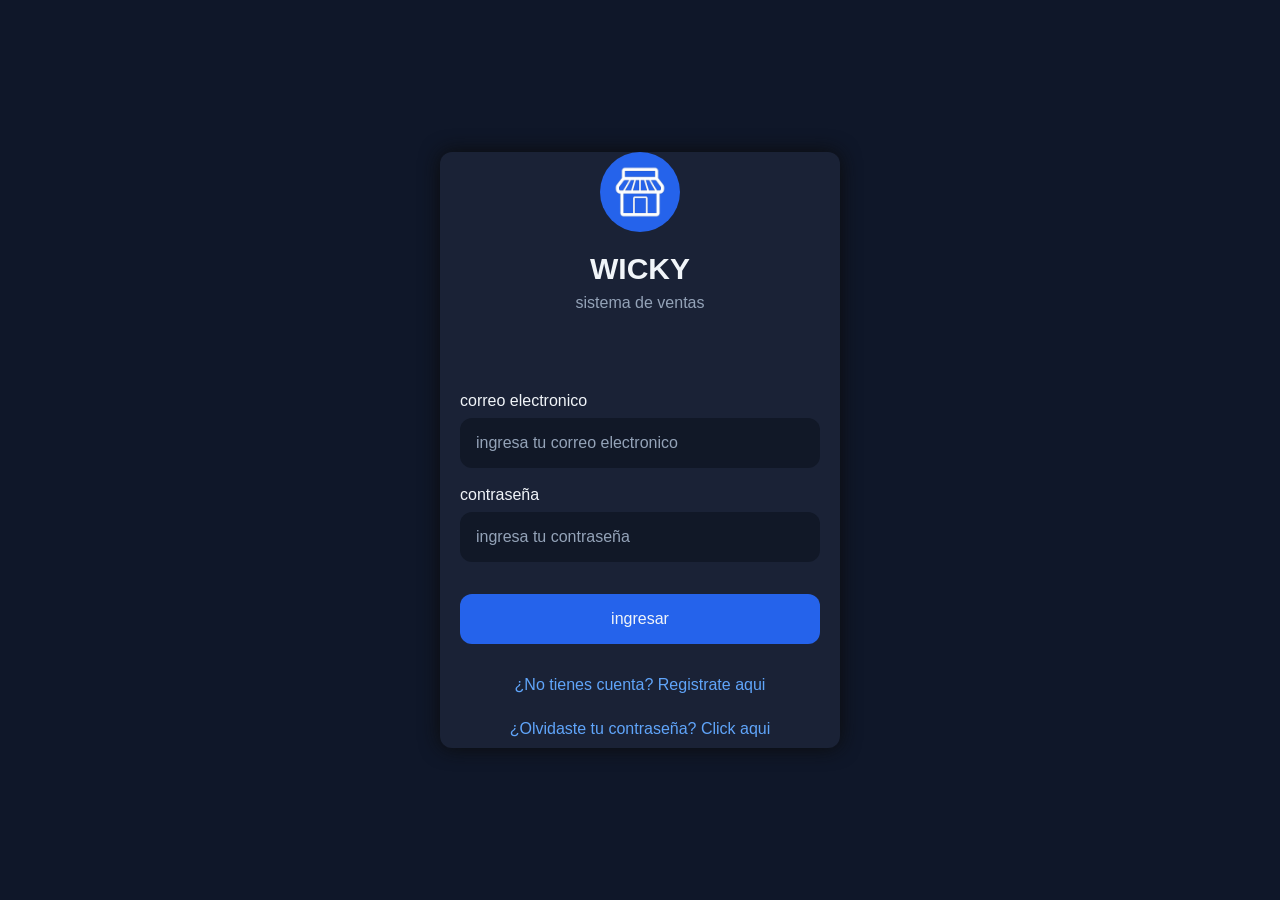
<file: index.html>
<!DOCTYPE html>
<html lang="es">
<head>
    <meta charset="UTF-8">
    <title>wicky-login</title>
    <link rel="stylesheet" href="css/variables.css">
    <link rel="stylesheet" href="css/global.css">

    <link rel="stylesheet" href="css/login.css">
</head>
<body>

    <div class="card">

        <div class="header">
    
            <div class="app-icon">
                <img src="img/logo-wicky.png">
            </div>

            <h1 class="app-title">WICKY</h1>

            <p class="subtitle">sistema de ventas</p>
        
        </div>

        <form class="form">

            <label for="correo" class="section-starter-label">correo electronico</label>
            <input id="correo" type="email" class="section-starter-input" placeholder="ingresa tu correo electronico">
            <label for="password" class="section-starter-label">contraseña</label>
            <input id="password" type="password" class="section-starter-input" placeholder="ingresa tu contraseña">

        </form>

        <button class="btn btn-primary">ingresar</button>

        <a class="link-secondary">¿No tienes cuenta? Registrate aqui</a>

        <a class="link-secondary">¿Olvidaste tu contraseña? Click aqui</a>

    </div>
    
</body>
</html>
</file>
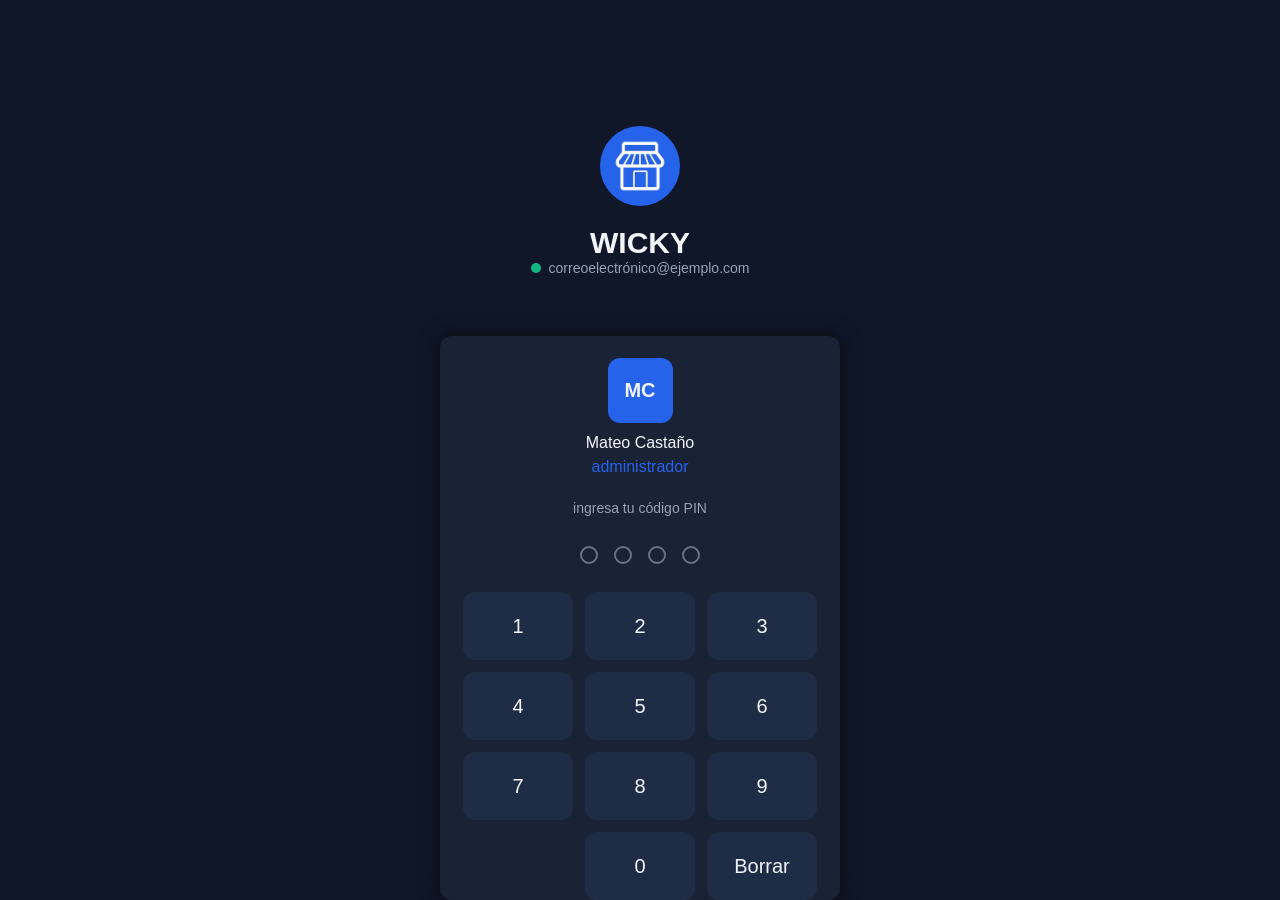
<file: html/pin.html>
<!DOCTYPE html>
<html lang="en">
<head>
    <meta charset="UTF-8">
    <title>wicky-PIN</title>
    <link rel="stylesheet" href="../css/variables.css">
    <link rel="stylesheet" href="../css/global.css">

    <link rel="stylesheet" href="../css/pin.css">
</head>
<body>
    
    <div class="header">

        <div class="app-icon">
            <img src="../img/logo-wicky.png">
        </div>
        
        <h1 class="app-title">WICKY</h1>

        <div class="account-status">
            <span class="status-dot"></span>
            <span class="account-email">correoelectrónico@ejemplo.com</span>
        </div>


        <div class="card">

            <div class="user-avatar-administrador">MC</div>
            <div class="user-name">Mateo Castaño</div>
            <div class="user-rol-administrador">administrador</div>

            <p class="subtitle p-size">ingresa tu código PIN</p>

            <div class="pin-display">
                <span class="pin-dot"></span>
                <span class="pin-dot"></span>
                <span class="pin-dot"></span>
                <span class="pin-dot"></span>
            </div>

            <div class="pin-keypad">
                <button class="btn pin-key">1</button>
                <button class="btn pin-key">2</button>
                <button class="btn pin-key">3</button>
                <button class="btn pin-key">4</button>
                <button class="btn pin-key">5</button>
                <button class="btn pin-key">6</button>
                <button class="btn pin-key">7</button>
                <button class="btn pin-key">8</button>
                <button class="btn pin-key">9</button>
                <button class="pin-key nothing"></button>
                <button class="btn pin-key">0</button>
                <button class="btn pin-key">Borrar</button>
            </div>

        </div>



    </div>

</body>
</html>
</file>
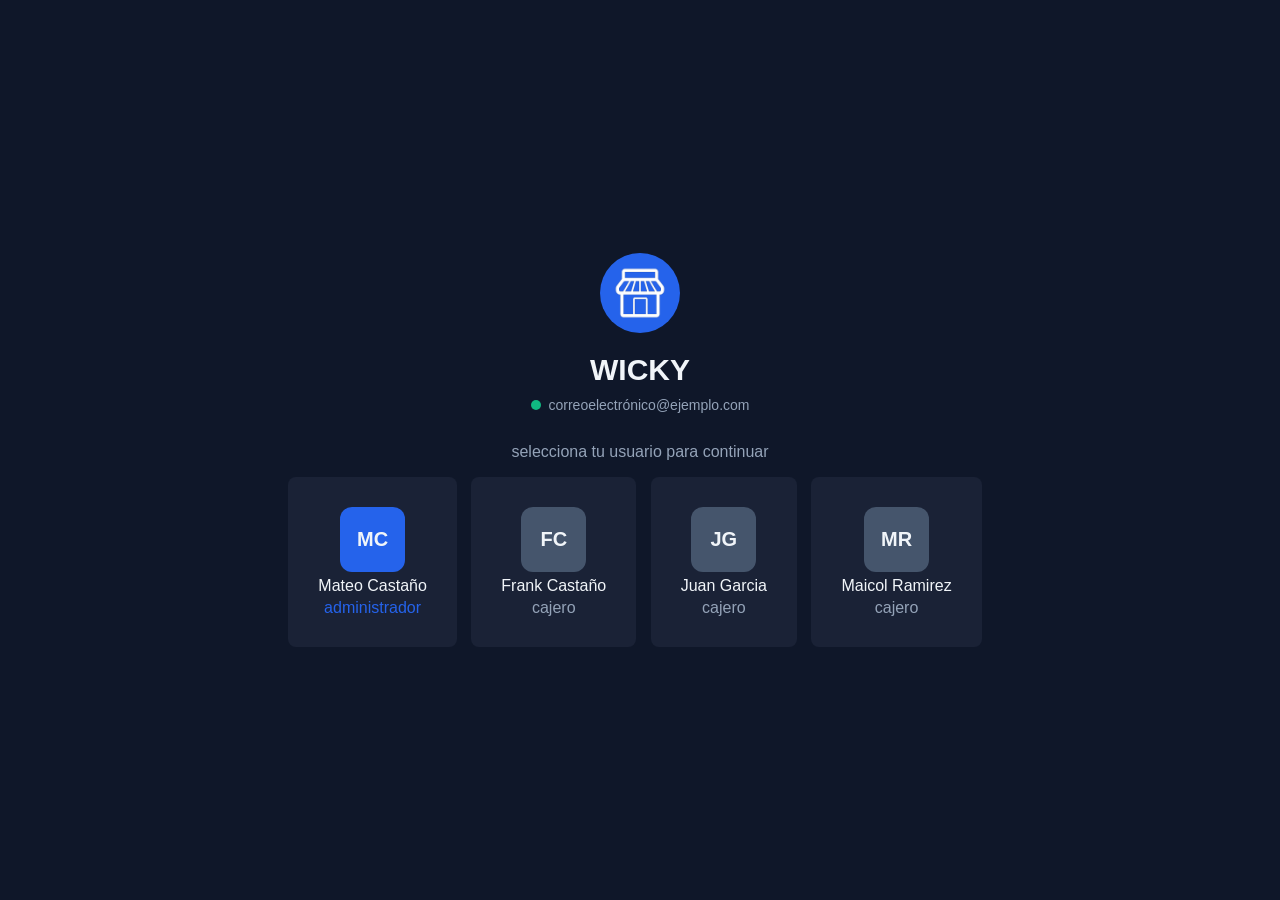
<file: html/users.html>
<!DOCTYPE html>
<html lang="en">
<head>
    <meta charset="UTF-8">
    <title>wicky-users</title>
    <link rel="stylesheet" href="../css/variables.css">
    <link rel="stylesheet" href="../css/global.css">

    <link rel="stylesheet" href="../css/users.css">
</head>
<body>

    <div class="heder">

        <div class="app-icon">
            <img src="../img/logo-wicky.png">
        </div>

        <h1 class="app-title app-title-display">WICKY</h1>

        <div class="account-status">
            <span class="status-dot"></span>
            <span class="account-email">correoelectrónico@ejemplo.com</span>
        </div>

        <p class="subtitle subtitle-users-big">selecciona tu usuario para continuar</p>

        <button class="btn users-btn-grid">

            <div class="user-avatar-administrador">MC</div>
            <div class="user-name">Mateo Castaño</div>
            <div class="user-role-administrador">administrador</div>

        </button>
        <button class="btn users-btn-grid">

            <div class="user-avatar-cajero">FC</div>
            <div class="user-name">Frank Castaño</div>
            <div class="user-role-cajero">cajero</div>

        </button>
        <button class="btn users-btn-grid">

            <div class="user-avatar-cajero">JG</div>
            <div class="user-name">Juan Garcia</div>
            <div class="user-role-cajero">cajero</div>

        </button>
        <button class="btn users-btn-grid">

            <div class="user-avatar-cajero">MR</div>
            <div class="user-name">Maicol Ramirez</div>
            <div class="user-role-cajero">cajero</div>

        </button>
    </div>
    
</body>
</html>
</file>
<file: css/variables.css>
/*

VARIABLES ROOT GLOBALES

*/

:root {
 /* Colores de fondo */ 
 
 --color-bg: #0f1729; /* Fondo principal */
 --color-card-bg: #1a2236; /* Fondo de tarjetas */
 --color-sidebar-bg: #111827; /* Fondo menú lateral */
 --color-avatar-cj: #45556C; /*color de avatar de cajero, gris neutro*/

 /* Links */
  --color-link:       #60a5fa;  /* azul claro — links clickeables */
  --color-link-hover: #93c5fd;  /* azul más claro al pasar el mouse */

 /* Colores primarios */
 --color-primary: #2563eb; /* Azul principal (botones, tabs activos) */
 --color-primary-hover: #1d4ed8;
 
 /* Colores de estado */
 --color-free: #10b981; /* Verde — mesa libre */
 --color-busy: #f59e0b; /* Naranja — mesa ocupada */
 --color-in-pay: #3b82f6; /* Azul — mesa en pago */
 --color-waiting: #f59e0b; /* Naranja — domicilio pendiente */
 --color-in-coming: #3b82f6; /* Azul — domicilio en camino */
 --color-delivered: #10b981; /* Verde — domicilio entregado */
 
 /* Texto */
 --color-text: #f1f5f9; /* Texto principal claro */
 --color-text-muted: #94a3b8; /* Texto secundario gris */

 /* Tipografía */
 --font-family: sans-serif, Arial, Helvetica;
 --font-size-base: 16px;
 --font-size-sm: 14px;
 --font-size-lg: 20px;
 
 /* Espaciado y forma */
 --radius-base: 8px;
 --radius-lg: 12px;
 --spacing-base: 16px;
}
</file>
<file: css/global.css>
/*

GLOBAL, CLASES REUTILIZABLES
REUZABLE CLASSES

*/

/*Boton reutilizable*/
.btn {
 padding: 12px 24px;
 border: none;
 border-radius: var(--radius-base);
 font-size: var(--font-size-base);
 cursor: pointer;
 transition: background 0.2s;
}
.btn-primary {
 background: var(--color-primary);
 color: #ffffff;
}
.btn-secondary {
 background: #334155;
 color: #f1f5f9;
}

/* Etiquetas de estado con color */
.badge {
 padding: 4px 12px;
 border-radius: 20px;
 font-size: 13px;
 font-weight: 600;
}
.badge--pendiente { background: #78350f; color: var(--color-ocupada); }
.badge--en-camino { background: #1e3a5f; color: var(--color-en-pago); }
.badge--entregado { background: #064e3b; color: var(--color-libre); }
.badge--ocupada { background: #78350f; color: var(--color-ocupada); }

/*componente seleccion de usuario*/
.user-card {
 background: var(--color-card-bg);
 border: 1px solid #2d3748;
 border-radius: var(--radius-lg);
 padding: 24px 16px;
 text-align: center;
 cursor: pointer;
}
.user-avatar {
 width: 56px; height: 56px;
 border-radius: 12px;
 background: var(--color-primary);
 color: #fff;
 display: flex;
 align-items: center;
 justify-content: center;
  font-weight: bold;
 margin: 0 auto 12px;
}

/*componentes para el PIN, PIN-KEYPAD*/
.pin-keypad {
 display: grid;
 grid-template-columns: repeat(3, 1fr);
 gap: 12px;
 margin-left: auto;
 margin-right: auto;
}
.pin-key {
 width: 110px; height: 68px;
 border-radius: 12px;
 background: #1e2d45;
 font-size: 20px;
 color: var(--color-text);
}
.pin-dot {
 width: 14px; height: 14px;
 border-radius: 50%;
 border: 2px solid #64748b;
 background: transparent;

 transition: background 0.2s, border-color 0.2s;
}
.pin-dot--filled {
 background: var(--color-primary);
 border-color: var(--color-primary);
}

/*tarjetas de mesas con estados*/
.card-free, .card-busy, .card-in-pay {
 border-radius: var(--radius-lg);
 padding: 24px;
 text-align: center;
 cursor: pointer;
 border: 2px solid;
}
.card-free { border-color: var(--color-libre); color: var(--color-libre);
}
.card-busy { border-color: var(--color-ocupada); color: var(--colorocupada); }
.card-in-pay { border-color: var(--color-en-pago); color: var(--color-enpago); }


/*icono principal de WICKY*/
.app-icon{
    width: 80px;
    height: 80px;
    background-color: var(--color-primary);
    border-radius: 50%;

    margin: 0 auto 20px;

    display: flex;
    align-items: center;
    justify-content: center;
}

.app-icon img{
    width: 70%;
    height: 70%;
    object-fit: contain;
}

/*subtitulos de la apk*/
.subtitle {
    margin-top: 8px;
    color: var(--color-text-muted);
}

/*titulo de la aplicacion, WICKY*/
.app-title{
    color: var(--color-text);
    margin: 0;
    font-size: 30px;
}

/*avatar de administrador (letras grandes) pantallas 2, 3*/
.user-avatar-administrador{
    display: flex;
    justify-content: center;
    align-items: center;
    margin: 0 auto 5px;
    border-radius: var(--radius-lg);

    width: 65px;
    height: 65px;
    
    font-weight: bold;
    font-size: var(--font-size-lg);
    color: var(--color-text);
    background: var(--color-primary);
}

/*avatar de cajero(letras grandes) pantalla 2, 3*/
.user-avatar-cajero{
    display: flex;
    justify-content: center;
    align-items: center;
    margin: 0 auto 5px;
    border-radius: var(--radius-lg);

    width: 65px;
    height: 65px;
    
    font-weight: bold;
    font-size: var(--font-size-lg);
    background: var(--color-avatar-cj);
    color: var(--color-text);
}

/*nombre del cajero o administrador de color blanco*/
.user-name{
    color: var(--color-text);
    text-align: center;
}

/*role de cliente, administrador azul*/
.user-rol-administrador{
    margin-top: 4px;
    color: var(--color-primary);
    text-align: center;
}

/*alinear estatus dot con correo*/
.account-status{
    display: flex;
    align-items: center;
    justify-content: center;
    gap: 8px;
}

/*circulo de estado color verde activo*/
.status-dot{
    width: 10px;
    height: 10px;
    border-radius: 50%;
    background: #10b981;
}

/*email bajo el título WICKY*/
.account-email{
    color: var(--color-text-muted);
    font-size: var(--font-size-sm);
}

/*card de fondo de aplicacion*/
.card{
    display: flex;
    flex-direction: column;
    gap:var(--spacing-base);

    width: 400px;
    padding: 40 px;
    border-radius: var(--radius-lg);

    background-color: var(--color-card-bg);
    box-shadow: 0 0 20px #0c0c0c;
}
</file>
<file: css/login.css>
/*

PANTALLA DE INICIO DE SECCION
SCREEN OF STARTER SECTION

PANTALLA 1

*/
body{
    height: 100vh;
    margin: 0;
    
    background-color: var(--color-bg);
    
    font-family: var(--font-family);

    display: flex;
    justify-content: center;
    align-items: center;
}

.card{
    display: flex;
    flex-direction: column;
    gap:var(--spacing-base);

    width: 400px;
    padding: 40 px;
    border-radius: var(--radius-lg);

    background-color: var(--color-card-bg);
    box-shadow: 0 0 20px #0c0c0c;
}

.app-icon{
    width: 80px;
    height: 80px;

    background-color: var(--color-primary);

    border-radius: 50%;

    margin-bottom: 20px;
}

.app-icon img{
    width: 100%;
}

.app-title{
    color: var(--color-text);
    margin: 0;
    font-size: 30px;
}

.subtitle {
    margin-top: 8px;
    color: var(--color-text-muted);
}

.form{
    display: flex;
    flex-direction: column;
    align-items: center;
}

.btn{
    align-self: center;
    width: 90%;
    border-radius: var(--radius-lg);
    margin-top: var(--spacing-base);
    margin-bottom: var(--spacing-base);
    padding: var(--spacing-base);
    border: none;
    background: var(--color-primary);
    color: var(--color-text);
    font-size: var(--font-size-base);
    cursor: pointer;
    transition: .3s;
}

.btn:hover{
    background: var(--color-primary-hover);
}

.btn-primary{
    background: var(--color-primary);
    color: var(--color-text);
}

.link-secondary{
    color: var(--color-link);
    display: block;
    text-align: center;
    margin-bottom: 10px;
}

.link-secondary:hover{
    text-decoration: underline;
    color: var(--color-link-hover);
}

.header{
    display: flex;
    flex-direction: column;
    align-items: center;
    margin-bottom: 30px;
}

input{
    width: 90%;

}

.section-starter-label{
    width: 90%;
    color: var(--color-text);
    
    margin-bottom: 8px;
    margin-top: 18px;
}

.section-starter-input{
    padding: var(--spacing-base);
    border: none;
    border-radius: var(--radius-lg);
    background: var(--color-sidebar-bg);
    font-size: var(--font-size-base);
    color: var(--color-text);
    box-sizing: border-box;
}
.section-starter-input::placeholder{
    color: var(--color-text-muted);
}
</file>
<file: css/pin.css>
/*

PANTALLA DE PIN
SCREEN OF PASSWORD

PANTALLA 3

*/

:root {
 /* Colores de fondo */ 
 
 --color-bg: #0f1729; /* Fondo principal */
 --color-card-bg: #1a2236; /* Fondo de tarjetas */
 --color-sidebar-bg: #111827; /* Fondo menú lateral */
 --color-avatar-cj: #45556C; /*color de avatar de cajero, gris neutro*/

 /* Links */
  --color-link:       #60a5fa;  /* azul claro — links clickeables */
  --color-link-hover: #93c5fd;  /* azul más claro al pasar el mouse */

 /* Colores primarios */
 --color-primary: #2563eb; /* Azul principal (botones, tabs activos) */
 --color-primary-hover: #1d4ed8;
 
 /* Colores de estado */
 --color-free: #10b981; /* Verde — mesa libre */
 --color-busy: #f59e0b; /* Naranja — mesa ocupada */
 --color-in-pay: #3b82f6; /* Azul — mesa en pago */
 --color-waiting: #f59e0b; /* Naranja — domicilio pendiente */
 --color-in-coming: #3b82f6; /* Azul — domicilio en camino */
 --color-delivered: #10b981; /* Verde — domicilio entregado */
 
 /* Texto */
 --color-text: #f1f5f9; /* Texto principal claro */
 --color-text-muted: #94a3b8; /* Texto secundario gris */

 /* Tipografía */
 --font-family: sans-serif, Arial, Helvetica;
 --font-size-base: 16px;
 --font-size-sm: 14px;
 --font-size-lg: 20px;
 
 /* Espaciado y forma */
 --radius-base: 8px;
 --radius-lg: 12px;
 --spacing-base: 16px;
}


body{
    height: 100vh;
    margin: 0;
    
    background-color: var(--color-bg);
    
    font-family: var(--font-family);

    display: flex;
    justify-content: center;
    align-items: center;
}

.user-rol-administrador{
    margin-top: -10px;
}

.user-avatar-administrador{
    margin-bottom: -5px;
}

.p-size{
    font-size: var(--font-size-sm);
    text-align: center;
}

.app-title{
    text-align: center;
}

.subtitle{
    text-align: center;
}

.account-status{
    margin-bottom: 15%;
}

.pin-display{
    display: flex;
    justify-content: center;
    align-items: center;
    gap: 16px;
    margin-bottom: 12px;
}

.user-avatar-administrador{
    margin-top: 22px;
}

.nothing{
    background: transparent;
    border-color: transparent;
}

.btn{
    cursor: default;
}

.header{
    margin-top: auto;
}
</file>
<file: css/users.css>
/*

PANTALLA DE SELECCION DE USUARIOS
SCREEN SELECTION OF USSERS

PANTALLA 2

*/

.account-status{
    display: flex;
    align-items: center;
    justify-content: center;
    gap: 8px;
}

.status-dot{
    width: 10px;
    height: 10px;
    border-radius: 50%;
    background: #10b981;
}

.account-email{
    color: var(--color-text-muted);
    font-size: var(--font-size-sm);
}

body{
    height: 100vh;
    margin: 0;

    background-color: var(--color-bg);
    font-family: var(--font-family);

    display: flex;
    justify-content: center;
    align-items: center;
}

.subtitle-users-big{
    font-size: var(--font-size-base);
    margin-top: 30px;
    text-align: center;
} 

.app-title-display{
    text-align: center;
    margin-top: 15px;
    margin-bottom: 10px;
}

.users-btn-grid{
    border-radius: var(--radius-base);
    background: var(--color-card-bg);
    margin-right: 10px;
    padding: 30px;
}
.btn:hover{
    background: #374872;
}

.user-avatar-administrador{
    display: flex;
    justify-content: center;
    align-items: center;
    margin: 0 auto 5px;
    border-radius: var(--radius-lg);

    width: 65px;
    height: 65px;
    
    font-weight: bold;
    font-size: var(--font-size-lg);
    color: var(--color-text);
    background: var(--color-primary);
}

.user-avatar-cajero{
    display: flex;
    justify-content: center;
    align-items: center;
    margin: 0 auto 5px;
    border-radius: var(--radius-lg);

    width: 65px;
    height: 65px;
    
    font-weight: bold;
    font-size: var(--font-size-lg);
    background: var(--color-avatar-cj);
    color: var(--color-text);
}

.user-name{
    color: var(--color-text);
    text-align: center;
}

.user-role-administrador{
    margin-top: 4px;
    color: var(--color-primary);
    text-align: center;
}

.user-role-cajero{
    margin-top: 4px;
    color: var(--color-text-muted);
    text-align: center;
}
</file>
